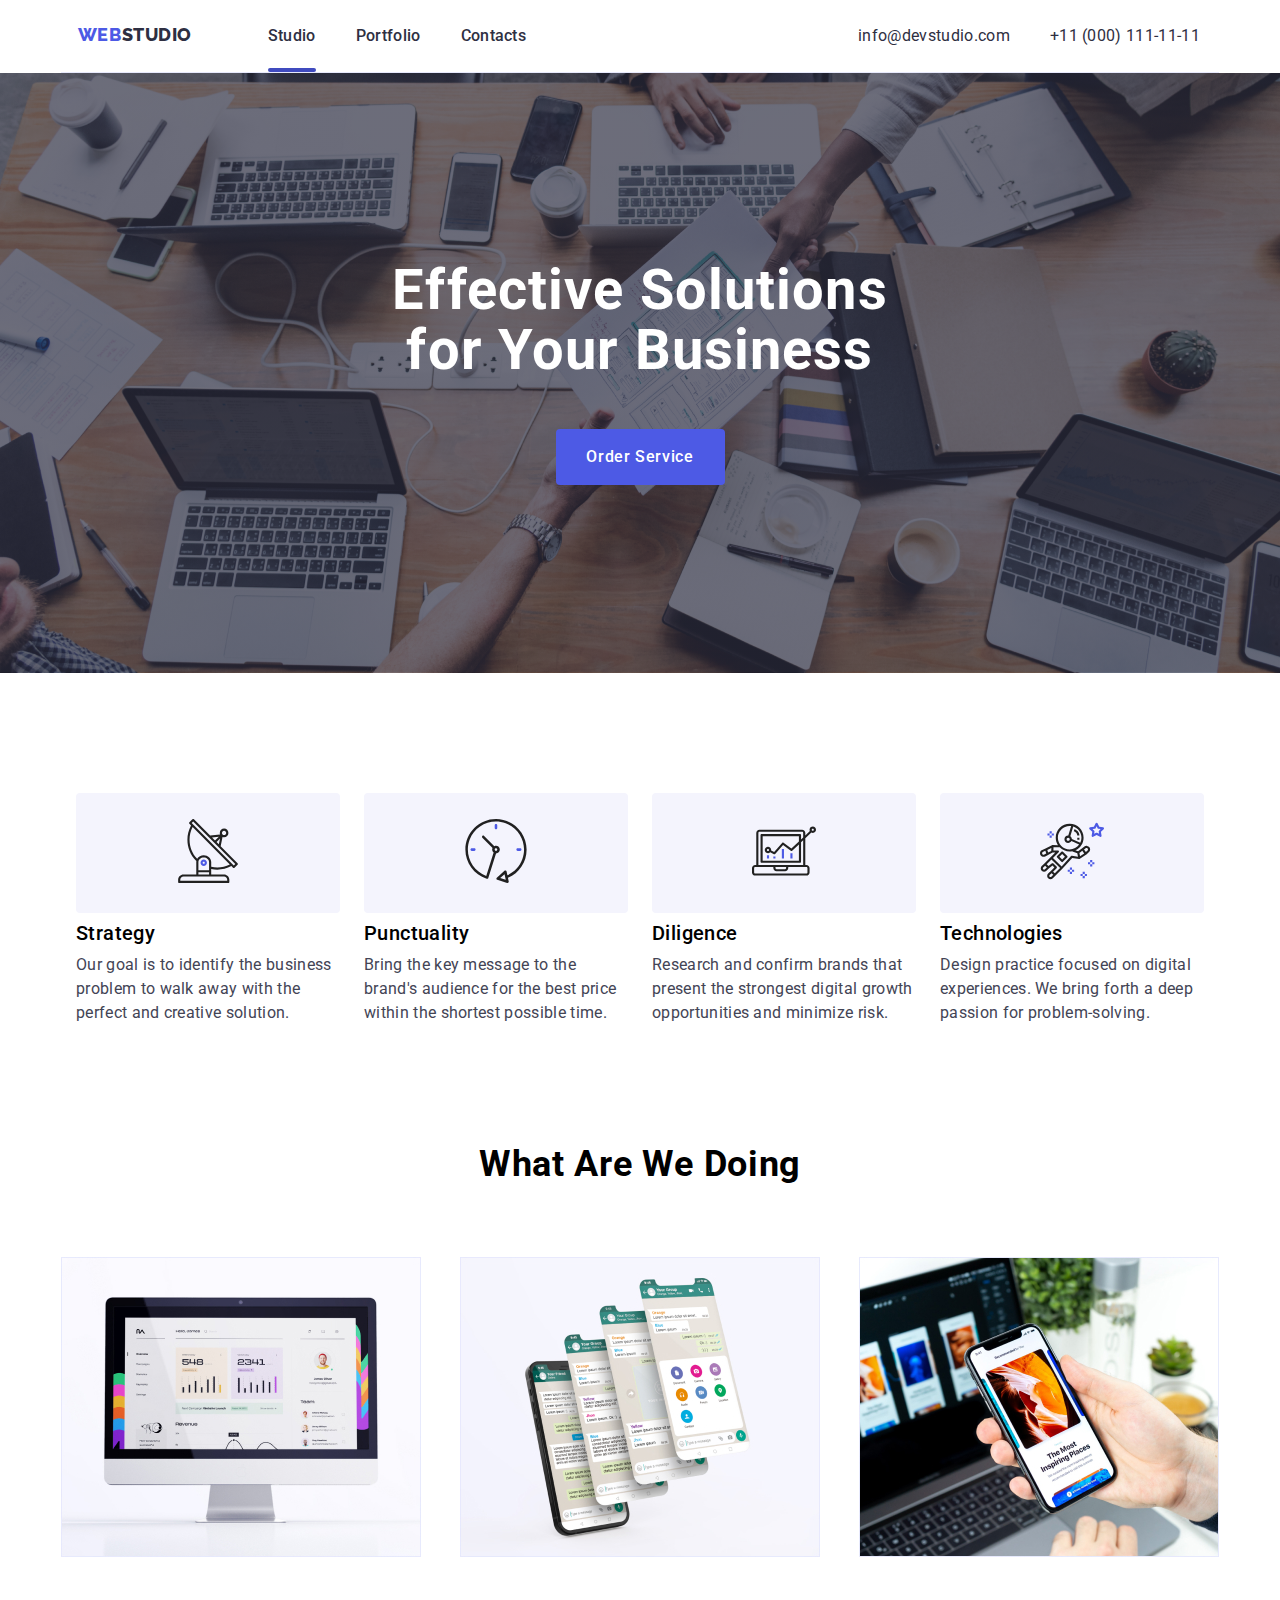
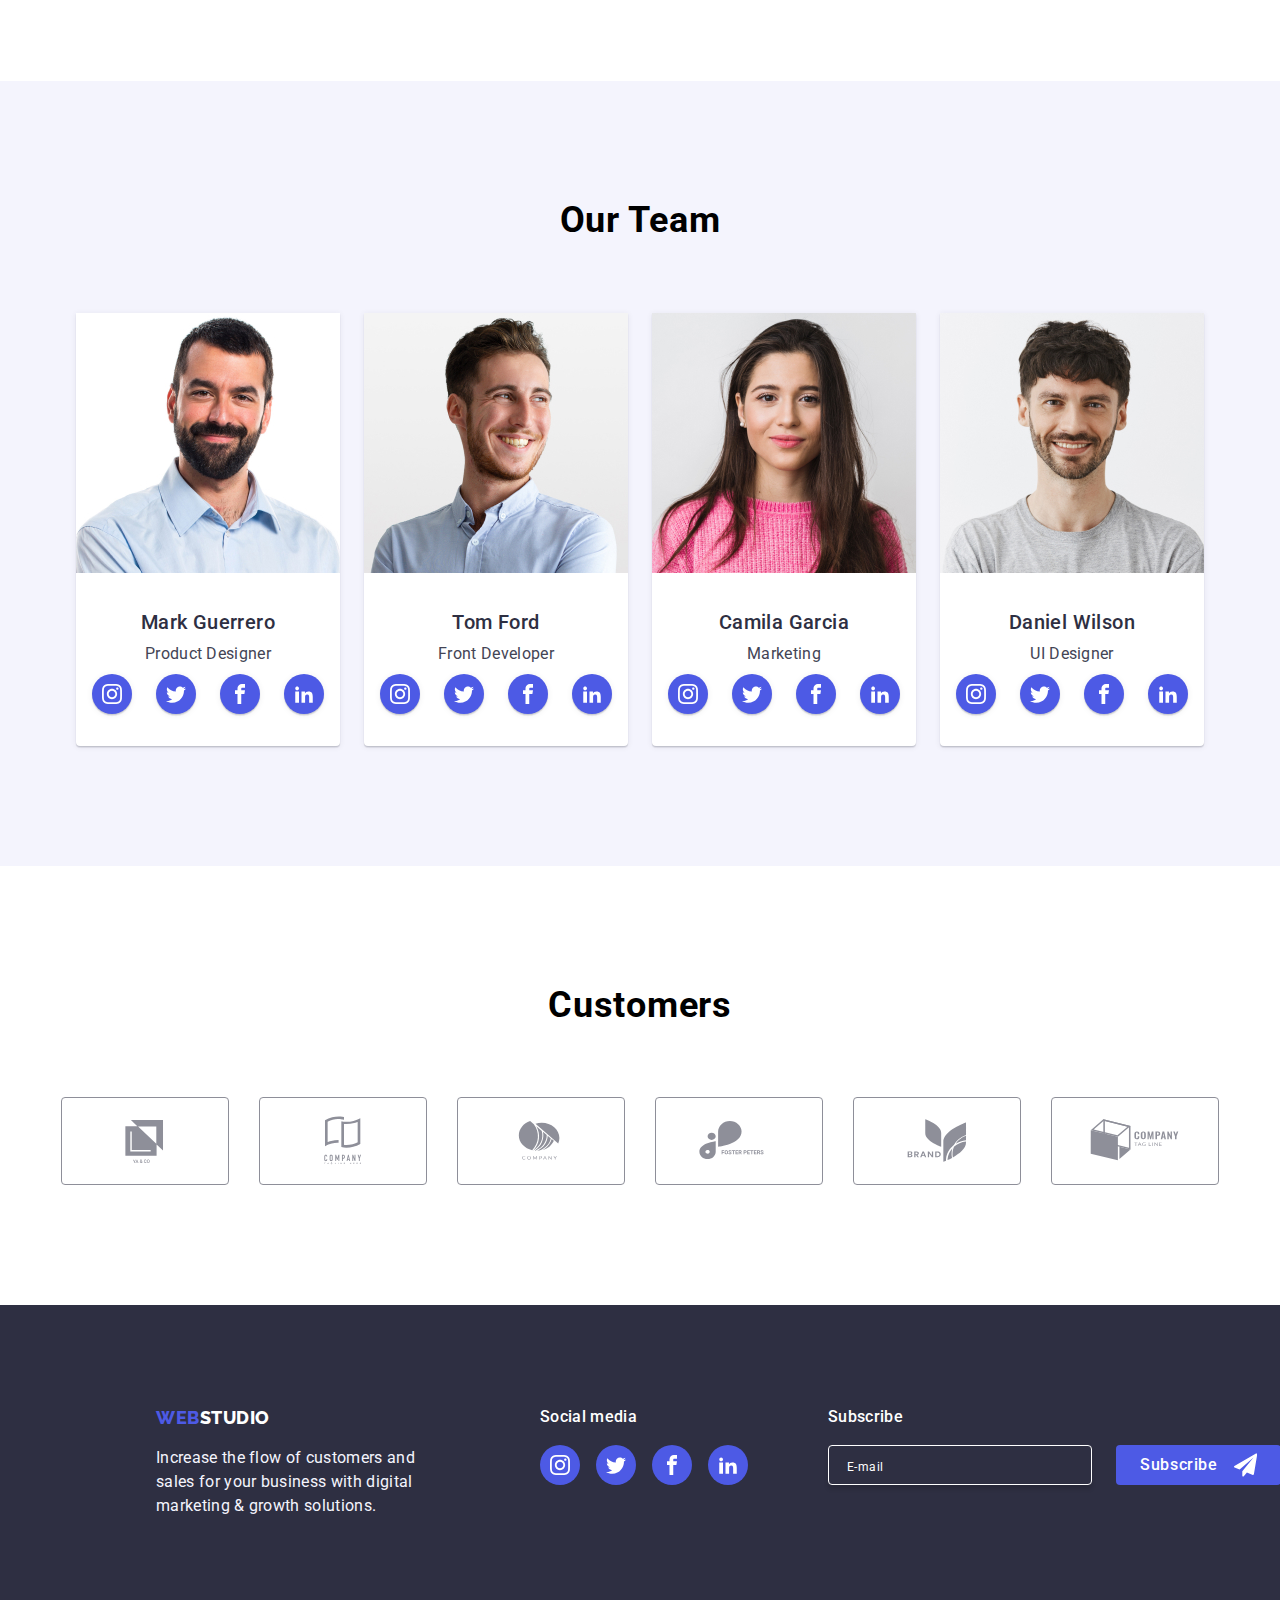
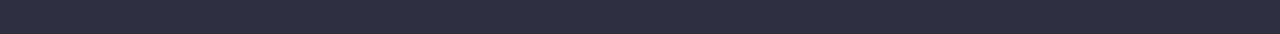
<file: index.html>
<!DOCTYPE html>
<html lang="en">

<head>
    <title>Main Page Webstudio</title>
    <meta charset="utf-8"/>
    <meta name="viewport" content="width=device-width, initial-scale=1.0"/>
    <meta name="description" content="Main Page Webstudio's"/>
    <link rel="stylesheet" href="./css/style.css"/>
    <link rel="stylesheet" href="./css/modern-normalize.min.css"/>
</head>

<body>
    <header>
        <div class="container nav-box">
            <a href="./index.html"><span class="first-half-logo">Web</span><span class=second-half-logo>Studio</span></a>
            <nav class="nav-list">
                <ul>
                    <li class="index-pseudo"><a href="./index.html">Studio</a></li>
                    <li><a href="./portfolio.html">Portfolio</a></li>
                    <li><a href="#">Contacts</a></li>
                </ul>
            </nav>
            <ul class="contact-list">
                <li><a href="mailto:info@devstudio.com">info@devstudio.com</a></li>
                <li><a href="tel:+110001111111">+11 (000) 111-11-11</a></li>
            </ul>
        </div>
    </header>
    
    <main>
        <section class="main-theme-box">
            <h1>Effective Solutions for Your Business</h1>
            <button type="button" class="main-button" data-modal-open>Order Service</button>
        </section>
        
        <section class="solution-list">
            <div class="container">
            <ul >
                <li>
                    <div class="solution-icons">
                    <a href=""><svg width="64px" height="64px"><use href="./icons.svg#icon-anthena"></use></svg></a>
                    </div>
                    <h3>Strategy</h3>
                    <p>Our goal is to identify the business problem to walk away with the perfect and creative solution.</p>
                </li>
                <li>
                    <div class="solution-icons">
                    <a href=""><svg width="64px" height="64px"><use href="./icons.svg#icon-clock"></use></svg></a>
                    </div>
                    <h3>Punctuality</h3>
                    <p>Bring the key message to the brand's audience for the best price within the shortest possible time.</p>
                </li>
                <li>
                    <div class="solution-icons">
                    <a href=""><svg width="64px" height="64px"><use href="./icons.svg#icon-computer"></use></svg></a>
                    </div>
                    <h3>Diligence</h3>
                    <p>Research and confirm brands that present the strongest digital growth opportunities and minimize risk.</p>
                </li>
                <li>
                    <div class="solution-icons">
                    <a href=""><svg width="64px" height="64px"><use href="./icons.svg#icon-astronaut"></use></svg></a>
                    </div>
                    <h3>Technologies</h3>
                    <p>Design practice focused on digital experiences. We bring forth a deep passion for problem-solving.</p>
                </li>
            </ul>
            </div>
        </section>
        
        <section class="doing-list">
            <div class="container">
            <h2>What Are We Doing</h2>
            <ul>
                <li><img src="images/s2-img1.jpg" width="360"
                        height="300" alt="cmoputer's monitor with some diagrams"></li>
                <li><img src="images/s2-img2.jpg" width="360"
                        height="300" alt="Smarphone with any aplitaction"></li>
                <li><img src="images/s2-img3.jpg" width="360"
                        height="300" alt="Somebody's holing smartphone and watching photos"></li>
            </ul>
            </div>
        </section>
        <section class="team-list">
            <h2>Our Team</h2>
            <ul class="team-list-background">
                <li>
                    <img src="images/s3-img1.jpg" width="264" height="260" alt="smiling, brunette, medium-age man with full beard in blue shirt">
                    <h3>Mark Guerrero</h3>
                    <p>Product Designer</p>
                    <ul class="team-list-icons">
                    <li>
                        <a href="#"><svg><use href="./icons.svg#icon-instagram"></use></svg></a></li>
                    <li>
                        <a href="#"><svg><use href="./icons.svg#icon-twitter"></use></svg></a></li>
                    <li>
                        <a href="#"><svg><use href="./icons.svg#icon-facebook"></use></svg></a></li>
                    <li>
                        <a href="#"><svg><use href="./icons.svg#icon-linkedin"></use></svg></a></li>
                    </ul>
                </li>
                <li>
                    <img src="images/s3-img2.jpg" width="264" height="260" alt="smiling, dark-blonde-short hair young man in blue shirt  ">
                    <h3>Tom Ford</h3>
                    <p>Front Developer</p>
                    <ul class="team-list-icons">
                        <li>
                            <a href="#"><svg><use href="./icons.svg#icon-instagram"></use></svg></a></li>
                        <li>
                            <a href="#"><svg><use href="./icons.svg#icon-twitter"></use></svg></a></li>
                        <li>
                            <a href="#"><svg><use href="./icons.svg#icon-facebook"></use></svg></a></li>
                        <li>
                            <a href="#"><svg><use href="./icons.svg#icon-linkedin"></use></svg></a></li>
                    </ul>
                </li>
                <li>
                    <img src="images/s3-img3.jpg" width="264" height="260" alt="smiling, long-hair brunette youg women in pink sweater">
                    <h3>Camila Garcia</h3>
                    <p>Marketing</p>
                    <ul class="team-list-icons">
                        <li>
                            <a href="#"><svg><use href="./icons.svg#icon-instagram"></use></svg></a>
                        </li>
                        <li>
                            <a href="#"><svg><use href="./icons.svg#icon-twitter"></use></svg></a>
                        </li>
                        <li>
                            <a href="#"><svg><use href="./icons.svg#icon-facebook"></use></svg></a>
                        </li>
                        <li>
                            <a href="#"><svg><use href="./icons.svg#icon-linkedin"></use></svg></a>
                        </li>
                    </ul>
                </li>
                <li>
                    <img src="images/s3-img4.jpg" width="264" height="260" alt="smiling, short-brunette hair man with short beard and wearing grey sweater">
                    <h3>Daniel Wilson</h3>
                    <p>UI Designer</p>
                    <ul class="team-list-icons">
                        <li>
                            <a href="#"><svg><use href="./icons.svg#icon-instagram"></use></svg></a></li>
                        <li>
                            <a href="#"><svg><use href="./icons.svg#icon-twitter"></use></svg></a></li>
                        <li>
                            <a href="#"><svg><use href="./icons.svg#icon-facebook"></use></svg></a></li>
                        <li>
                            <a href="#"><svg><use href="./icons.svg#icon-linkedin"></use></svg></a></li>
                    </ul>
                </li>
            </ul>
        </section>
        <section>
            <div class="container customers-tittle">
                <h2>Customers</h2>
            <ul class="customers-list">
                <li><a href="#"><svg width="104px" height="56px"><use href="./icons.svg#icon-Logo-1"></use></svg></a></li>
                <li><a href="#"><svg width="104px" height="56px"><use href="./icons.svg#icon-Logo-2"></use></svg></a></li>
                <li><a href="#"><svg width="104px" height="56px"><use href="./icons.svg#icon-Logo-3"></use></svg></a></li>
                <li><a href="#"><svg width="104px" height="56px"><use href="./icons.svg#icon-Logo-4"></use></svg></a></li>
                <li><a href="#"><svg width="104px" height="56px"><use href="./icons.svg#icon-Logo-5"></use></svg></a></li>
                <li><a href="#"><svg width="104px" height="56px"><use href="./icons.svg#icon-Logo-6"></use></svg></a></li>
            </ul>
            </div>
        </section>
    </main>

<footer>

    



    <div class="container footer-box">
        <ul class="footer-margin">
    <li><a href="./index.html"><span class="first-half-logo">Web</span><span class="second-half-logo-footer">Studio</span></a></li>
    <li><p>Increase the flow of customers and sales for your business with digital marketing & growth solutions.</p></li>
        </ul>
        
        <div class="social-footer">
        <h4>Social media</h4>
                <ul class="footer-list-icons">
                    <li>
                    <a href="https://www.instagram.com/"><svg class="svg-icons"><use href="./icons.svg#icon-instagram"></use></svg></a>
                    </li>
                    <li>
                    <a href="https://twitter.com/"><svg class="svg-icons"><use href="./icons.svg#icon-twitter"></use></svg></a>
                    </li>
                    <li>
                    <a href="https://www.facebook.com/"><svg class="svg-icons"><use href="./icons.svg#icon-facebook"></use></svg></a>
                    </li>
                    <li>
                    <a href="https://www.linkedin.com/"><svg class="svg-icons"><use href="./icons.svg#icon-linkedin"></use></svg></a>
                    </li>
                </ul>

        </div>
            <div class="nletter-style">
        <form action="#">
            <label for="nletter-email">
                <span>Subscribe</span>
            </label>
            <input class="nletter-email-style"
            type="email" 
            id="nletter-email" 
            placeholder="E-mail"/>
        </form>
        </div>
        <div class="nletter-button">
            <button
            class="sub-box"
            type="submit"
            value="submit">
                <span>Subscribe</span><svg class="paper-plane">
                        <use href="./icons.svg#icon-paper-plane"></use>
                    </svg>
                
            </button>
        </div>
    </div>
</footer>


<div class="backdrop is-hidden" data-modal>
    <div class="modal">

        <div class="xbutton-style">
            <button type="button" class="xbutton-box" data-modal-close><svg class="xbutton" height="24px" width="24px">
                    <use href="./icons.svg#icon-xbutton"></use>
                </svg>
            </button>
        </div>
        <h2>Leave your contacts and we will call you back</h2>

        <div class="modal-box">
            <form class="modal-style" action="#">

                <label for="name">
                    <span class="input-name-style">Name</span>
                </label>
                <div class="input-wrapper">
                    <input class="name-holder" type="text" name="form-holder" id="name" required
                        pattern="/^[a-zA-ZàáâäãåąčćęèéêëėįìíîïłńòóôöõøùúûüųūÿýżźñçčšžÀÁÂÄÃÅĄĆČĖĘÈÉÊËÌÍÎÏĮŁŃÒÓÔÖÕØÙÚÛÜŲŪŸÝŻŹÑßÇŒÆČŠŽ∂ð ,.'-]+$/u"
                        placeholder="" /><svg class="person-icon" height="18px" width="18px">
                        <use class="person-icon-style" href="./icons.svg#icon-person-icon"></use>
                    </svg>
                </div>

                <label for="phone">
                    <span class="input-phone-style">Phone</span>
                </label>
                <div class="input-wrapper">
                    <input class="phone-holder" type="text" name="form-holder" id="phone" required
                        pattern="[0-9]{3}[0-9]{3}[0-9]{3}" placeholder="" /><svg class="phone-icon" height="18px"
                        width="18px">
                        <use href="./icons.svg#icon-phone-icon"></use>
                    </svg>
                </div>

                <label for="email">
                    <span class="input-email-style">Email</span>
                </label>
                <div class="input-wrapper">
                    <input class="email-holder" type="email" name="form-holder" id="email" required pattern=""
                        placeholder="" /><svg class="email-icon" height="18px" width="18px">
                        <use href="./icons.svg#icon-email-icon"></use>
                    </svg>
                </div>

                <label for="comment">
                    <span class="input-comment-style">Comment</span>
                </label>
                <textarea class="comment-holder" name="Comment" id="comment" rows="5"
                    placeholder="Text input"></textarea>

                <div class="check-position">
                    <input class="checkbox-is visually-hidden" name="confirm" id="confirm" type="checkbox" />
                    
                    <span class="fake-checkbox"><svg class="checkbox-check">
                            <use href="./icons.svg#icon-vector"></use>
                        </svg>
                        </span>
                    <label for="confirm" class="confirm-style">I accept the terms and conditions of the<a
                            class="confirm-link" href="#">Privacy Policy</a></label>
                </div>

                <div class="send-button-style">
                    <button class="send-button" type="submit" id="send-confirm" name="confirm-button"><span
                            class="send-style">Send</span></button>
                </div>

            </form>
        </div>

    </div>
</div>
<script src="./js/modal.js"></script>
</body>
</html>
</file>
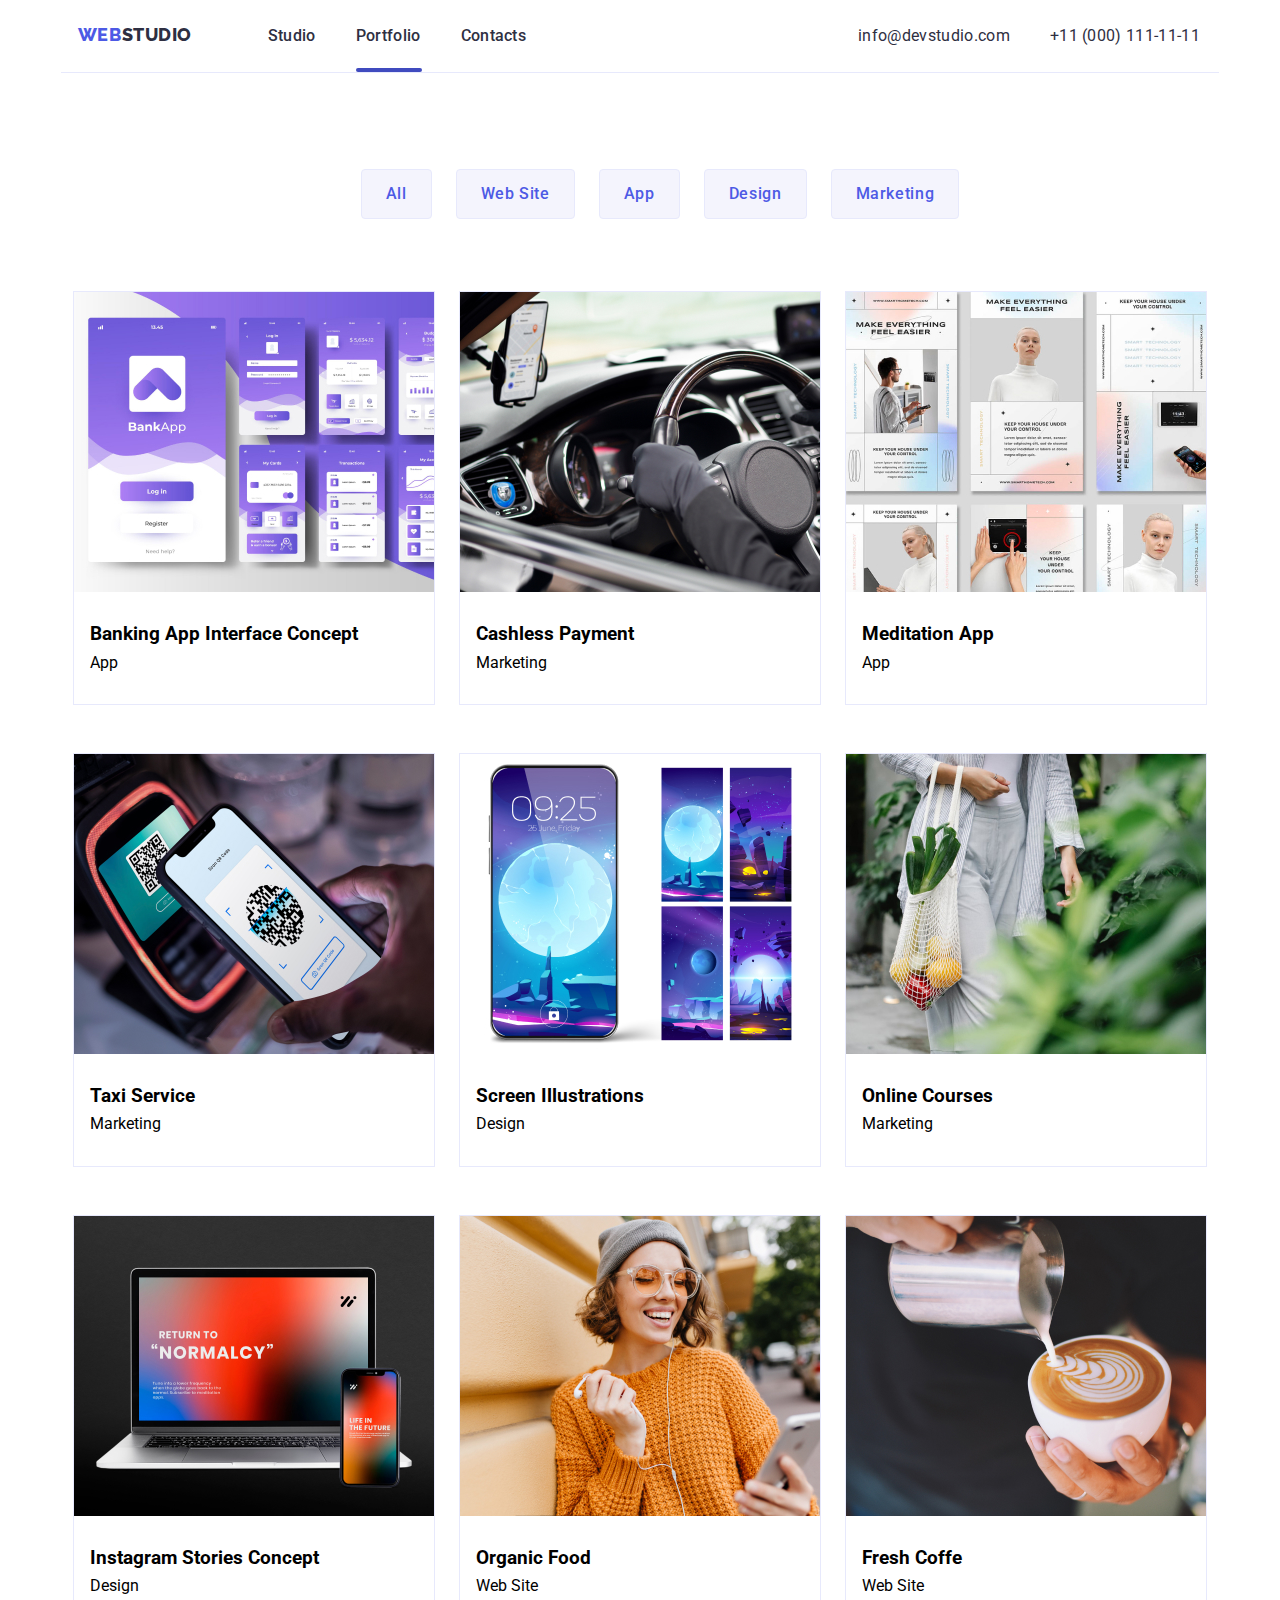
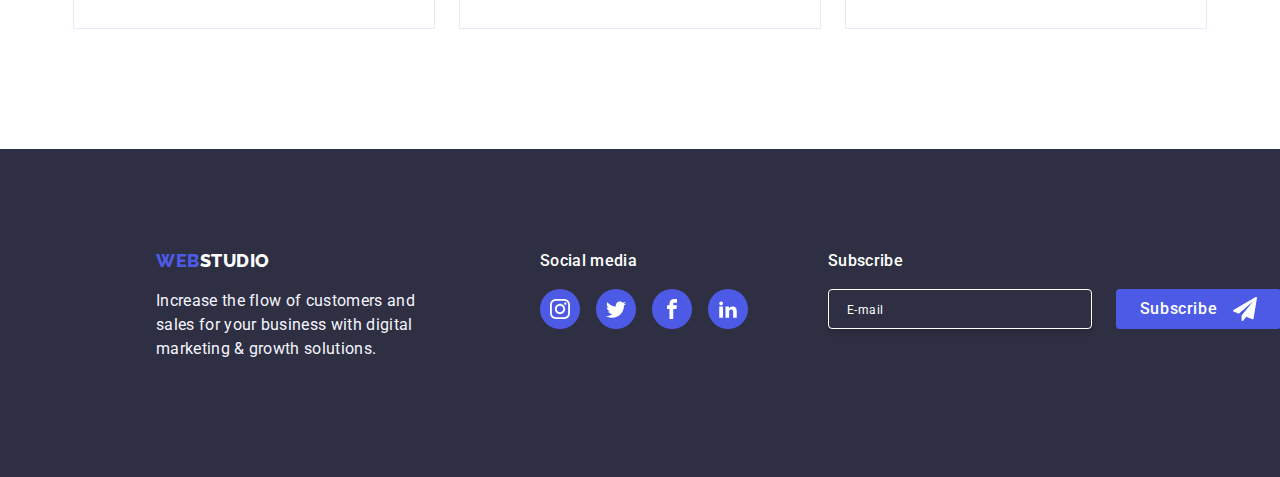
<file: portfolio.html>
<!DOCTYPE html>
<html lang="en">

<head>
    <title>Main Page Webstudio</title>
    <meta charset="utf-8" />
    <meta name="description" content="Main Page Webstudio's" />
    <link rel="stylesheet" href="./css/style.css" />
    <link rel="stylesheet" href="./css/modern-normalize.min.css" />
</head>

<body>
    <header class="container">
        <div class="nav-box">
            <a href="./index.html"><span class="first-half-logo">Web</span><span
                    class=second-half-logo>Studio</span></a>
            <nav class="nav-list">
                <ul>
                    <li><a href="./index.html">Studio</a></li>
                    <li class="portfolio-pseudo"><a href="./portfolio.html">Portfolio</a></li>
                    <li><a href="#">Contacts</a></li>
                </ul>
            </nav>
            <ul class="contact-list">
                <li><a href="mailto:info@devstudio.com">info@devstudio.com</a></li>
                <li><a href="tel:+110001111111">+11 (000) 111-11-11</a></li>
            </ul>
        </div>
    </header>
    <main>
        <ul class="portfolio-button-list">
            <li>
                <button type="button">All</button>
            </li>
            <li>
                <button class="website-button" type="button">Web Site</button>
            </li>
            <li>
                <button type="button">App</button>
            </li>
            <li>
                <button type="button">Design</button>
            </li>
            <li>
                <button type="button">Marketing</button>
            </li>
        </ul>
        <section class="container">
            <ul class="portfolio-cardbox">
                <li>
                    <div class="cardbox-border">
                        <div class="overlay-box">
                            <img src="images/card1-1.jpg" width="360" height="300"
                                alt="View of bank's app concept in few cards">
                            <div class="overlay">
                                <p class="in-overlay">
                                    14 Stylish and User-Friendly App Design Concepts ·
                                    Task Manager App · Calorie Tracker App · Exotic Fruit Ecommerce App · Cloud Storage
                                    App
                                </p>
                            </div>
                        </div>
                            <h3>Banking App Interface Concept</h3>
                            <p>App</p>
                    </div>
                </li>
                <li>

                    <div class="cardbox-border">
                        <div class="overlay-box">
                            <img src="images/card1-2.jpg" width="360" height="300"
                                alt="View of bank's app concept in few cards">
                            <div class="overlay">
                                <p class="in-overlay">
                                    14 Stylish and User-Friendly App Design Concepts · Task Manager App · Calorie
                                    Tracker App · Exotic Fruit
                                    Ecommerce App · Cloud Storage App
                                </p>
                            </div>
                        </div>
                            <h3>Cashless Payment</h3>
                            <p>Marketing</p>
                    </div>
                </li>
                <li>
                    <div class="cardbox-border">
                        <div class="overlay-box">
                            <img src="images/card1-3.jpg" width="360" height="300"
                                alt="View of bank's app concept in few cards">
                            <div class="overlay">
                                <p class="in-overlay">
                                    14 Stylish and User-Friendly App Design Concepts · Task Manager App · Calorie
                                    Tracker App · Exotic Fruit
                                    Ecommerce App · Cloud Storage App
                                </p>
                            </div>
                        </div>
                            <h3>Meditation App</h3>
                            <p>App</p>
                    </div>
                </li>
                <li>
                    <div class="cardbox-border">
                        <div class="overlay-box">
                            <img src="images/card2-1.jpg" width="360" height="300"
                                alt="View of bank's app concept in few cards">
                            <div class="overlay">
                                <p class="in-overlay">
                                    14 Stylish and User-Friendly App Design Concepts · Task Manager App · Calorie
                                    Tracker App · Exotic Fruit
                                    Ecommerce App · Cloud Storage App
                                </p>
                            </div>
                        </div>
                            <h3>Taxi Service</h3>
                            <p>Marketing</p>
                    </div>
                </li>
                <li>
                    <div class="cardbox-border">
                        <div class="overlay-box">
                            <img src="images/card2-2.jpg" width="360" height="300"
                                alt="View of bank's app concept in few cards">
                            <div class="overlay">
                                <p class="in-overlay">
                                    14 Stylish and User-Friendly App Design Concepts · Task Manager App · Calorie
                                    Tracker App · Exotic Fruit
                                    Ecommerce App · Cloud Storage App
                                </p>
                            </div>
                        </div>
                            <h3>Screen Illustrations</h3>
                            <p>Design</p>
                    </div>
                </li>
                <li>
                    <div class="cardbox-border">
                        <div class="overlay-box">
                            <img src="images/card2-3.jpg" width="360" height="300"
                                alt="View of bank's app concept in few cards">
                            <div class="overlay">
                                <p class="in-overlay">
                                    14 Stylish and User-Friendly App Design Concepts · Task Manager App · Calorie
                                    Tracker App · Exotic Fruit
                                    Ecommerce App · Cloud Storage App
                                </p>
                            </div>
                        </div>
                            <h3>Online Courses</h3>
                            <p>Marketing</p>
                        </div>
                </li>

                <li>
                    <div class="cardbox-border">
                        <div class="overlay-box">
                            <img src="images/card3-1.jpg" width="360" height="300"
                                alt="View of bank's app concept in few cards">
                            <div class="overlay">
                                <p class="in-overlay">
                                    14 Stylish and User-Friendly App Design Concepts · Task Manager App · Calorie
                                    Tracker App · Exotic Fruit
                                    Ecommerce App · Cloud Storage App
                                </p>
                            </div>
                        </div>
                            <h3>Instagram Stories Concept</h3>
                            <p>Design</p>
                    </div>
                </li>
                <li>
                    <div class="cardbox-border">
                        <div class="overlay-box">
                            <img src="images/card3-2.jpg" width="360" height="300"
                                alt="View of bank's app concept in few cards">
                            <div class="overlay">
                                <p class="in-overlay">
                                    14 Stylish and User-Friendly App Design Concepts · Task Manager App · Calorie
                                    Tracker App · Exotic Fruit
                                    Ecommerce App · Cloud Storage App
                                </p>
                            </div>
                        </div>
                            <h3>Organic Food</h3>
                            <p>Web Site</p>
                    </div>
                </li>
                <li>
                    <div class="cardbox-border">
                        <div class="overlay-box">
                            <img src="images/card3-3.jpg" width="360" height="300"
                                alt="View of bank's app concept in few cards">
                            <div class="overlay">
                                <p class="in-overlay">
                                    14 Stylish and User-Friendly App Design Concepts · Task Manager App · Calorie
                                    Tracker App · Exotic Fruit
                                    Ecommerce App · Cloud Storage App
                                </p>
                            </div>
                        </div>
                            <h3>Fresh Coffe</h3>
                            <p>Web Site</p>
                    </div>
                </li>
            </ul>
        </section>
    </main>


<footer>

    <div class="container footer-box">
        <ul class="footer-margin">
            <li><a href="./index.html"><span class="first-half-logo">Web</span><span
                        class="second-half-logo-footer">Studio</span></a></li>
            <li>
                <p>Increase the flow of customers and sales for your business with digital marketing & growth solutions.
                </p>
            </li>
        </ul>
        <div class="social-footer">
            <h4>Social media</h4>
                <ul class="footer-list-icons">
                    <li>
                        <a href="https://www.instagram.com/"><svg class="svg-icons">
                                <use href="./icons.svg#icon-instagram"></use>
                            </svg></a>
                    </li>
                    <li>
                        <a href="https://twitter.com/"><svg class="svg-icons">
                                <use href="./icons.svg#icon-twitter"></use>
                            </svg></a>
                    </li>
                    <li>
                        <a href="https://www.facebook.com/"><svg class="svg-icons">
                                <use href="./icons.svg#icon-facebook"></use>
                            </svg></a>
                    </li>
                    <li>
                        <a href="https://www.linkedin.com/"><svg class="svg-icons">
                                <use href="./icons.svg#icon-linkedin"></use>
                            </svg></a>
                    </li>
                </ul>
        </div>
        <div class="nletter-style">
            <form action="send-email">
                <label for="nletter-email">
                    <span>Subscribe</span>
                </label>
                <input class="nletter-email-style" type="email" id="nletter-email" placeholder="E-mail" />
            </form>
        </div>
        <div class="nletter-button">
            <button class="sub-box" type="submit" id="nletter-email-send">
                <span>Subscribe</span><a href="#.com"><svg class="paper-plane">
                        <use href="./icons.svg#icon-paper-plane"></use>
                    </svg></a>
            </button>
        </div>
    </div>
    
</footer>
</body>

</html>
</file>
<file: css/style.css>
@import url('https://fonts.googleapis.com/css2?family=Raleway:wght@800&family=Roboto:wght@400;500;700;900&display=swap');


:root {
    --main-font: Roboto, sans-serif;
    --background-color: #FFFFFF;
    --modal-background-color: #FCFCFC;
    --icon-color: #4D5AE5;
    --icon-hover-color: #31D0AA;
    --dark-background-color: #2E2F42;
    --green-success-color: #31D0AA;
    --body-text-color: #434455;
    --helper-text-color: #8E8F99;
    --accent-color: #E7E9FC;
    --light-mode-background: #F4F4FD;
    --overlay-color: #2E2F42;
    --hero-background: #2E2F42;
    --logo-font: Raleway, sans-serif;
    --dark-text-color: #2E2F42;
    --button-hover-text-color: #FFFFFF;
    --button-background: #F4F4FD;
    --button-border: #E7E9FC;
    --button-text-color: #4D5AE5;
    --grey: rgba(46, 47, 66, 0.70);
    --button-hover: #404BBF;
    --modal-border-color: rgba(46, 47, 66, 0.40);
    --transition-time: cubic-bezier(0.4, 0, 0.2, 1);
}


.container {
    width: 1158px;
    margin: 0 auto;
}

ul {
    list-style-type: none;
}

.nav-box {
    margin: 24px auto 0;
    display: flex;
    align-items: center;
    justify-content: center;
    border-bottom: 1px solid var(--accent-color);
    padding-bottom: 24px;
}

.nav-box a {
    text-decoration: none;
    color: var(--dark-text-color);
}

.nav-box a:hover {
    text-decoration: none;
    color: var(--button-hover);
}

.nav-box a:focus {
    text-decoration: none;
    color: var(--button-hover);
}

.main-theme-box {
    background-image: linear-gradient(rgba(46, 47, 66, 0.7), rgba(46, 47, 66, 0.7)), url('../images/main-background.jpg');
    display: flex;
    align-items: center;
    justify-content: center;
    flex-direction: column;
    max-width: 1440px;
    background-position: center;
    margin: 0 auto;
    background-repeat: no-repeat;
    background-size: cover;
}

.main-theme-box h1 {
    color: var(--background-color);
    font-family: inherit;
    font-size: 56px;
    font-weight: 700;
    line-height: 1.07;
    letter-spacing: 1.12px;
    max-width: 496px;
    padding: 188px 0 48px;
    margin: 0 auto;
    text-align: center;
}

body {
    font-family: var(--main-font);
    font-weight: 400;
}

footer a {
    text-decoration: none;
}

.footer-box p {
    color: var(--light-mode-background);
    font-family: var(--main-font);
    font-size: 16px;
    font-style: normal;
    font-weight: 400;
    line-height: 1.5;
    letter-spacing: 0.32px;
}

.solution-list {
    padding-top: 120px;
    margin: 0 auto;
    display: flex;
    justify-content: center;

}

.solution-list ul {
    display: flex;
    justify-content: center;
    gap: 24px;
    list-style: none;
    font-family: inherit;
    margin-block-end: 0px;
    margin-block-start: 0px;
    padding-inline-start: 0px;
}

.solution-list h3 {
    font-weight: 500;
    font-size: 20px;
    line-height: 1.2;
    letter-spacing: 0.4px;
    margin: 8px 0;
}

.solution-list p {
    color: var(--body-text-color);
    font-size: 16px;
    line-height: 1.5;
    letter-spacing: 0.32px;
    width: 264px;
    height: 72px;
    margin: 8px 0 0;
}

.doing-list {
    margin: 0 0 120px;
}

.doing-list ul {
    display: flex;
    list-style-type: none;
    gap: 24px;
    justify-content: space-between;
    margin-block-start: 0px;
    margin-block-end: 0px;
    padding-inline-start: 0px;
}

.doing-list h2 {
    font-family: inherit;
    font-size: 36px;
    font-weight: 700;
    line-height: 1.11;
    letter-spacing: 0.72px;
    text-align: center;
    margin: 120px 0 72px;
}

.team-list {
    background-color: var(--button-background);
    padding: 120px 0 120px;
    max-width: 1440px;
    margin: 0 auto;
}

.team-list h2 {
    font-family: inherit;
    font-size: 36px;
    font-weight: 700;
    line-height: 1.11;
    letter-spacing: 0.72px;
    text-align: center;
    margin: 0 0 72px;

}

.team-list li {
    background: var(--background-color);
    border-radius: 0px 0px 4px 4px;
    background: var(--white, #FFF);
    box-shadow: 0px 2px 1px 0px rgba(46, 47, 66, 0.08), 0px 1px 1px 0px rgba(46, 47, 66, 0.16), 0px 1px 6px 0px rgba(46, 47, 66, 0.08);
}

.team-list>ul {
    display: flex;
    list-style: none;
    gap: 24px;
    justify-content: center;
    margin: 0 auto;
    padding-inline-start: 0px;
}

.team-list h3 {
    font-family: inherit;
    font-size: 20px;
    font-weight: 500;
    line-height: 1.2;
    letter-spacing: 0.4px;
    text-align: center;
    color: var(--dark-text-color);
    margin: 32px 0 8px;
}

.team-list p {
    font-family: inherit;
    font-size: 16px;
    line-height: 1.5;
    letter-spacing: 0.32px;
    text-align: center;
    color: var(--body-text-color);
    margin: 8px 0 8px;
}

.team-list-icons {
    padding-inline-start: 0px;
    display: flex;
    gap: 24px;
    justify-content: center;
}

.team-list-icons li {
    box-sizing: border-box;
    width: 40px;
    height: 40px;
    align-items: center;
    justify-content: center;
    display: flex;
    border-radius: 50%;
    fill: var(--button-hover-text-color);
    cursor: pointer;
    background-color: var(--icon-color);
    margin: 0 0 32px;
}

.team-list-icons a {
    fill: var(--background-color);
    display: flex;
    align-items: center;
    justify-content: space-around;
    width: 20px;
    height: 20px;
}

.team-list-icons li:hover {
    background-color: var(--icon-hover-color);
}




.nav-box {
    display: flex;
    align-items: center;
    font-family: var(--main-font);
    font-size: 16px;
    font-style: normal;
    font-weight: 500;
    line-height: 1.5;
    letter-spacing: 0.32px;
}

.contact-list {
    display: flex;
    list-style: none;
    gap: 40px;
    margin-block-end: 0px;
    margin-block-start: 0px;
    padding-inline-start: 0px;
    letter-spacing: 0.32px;
    min-width: 344px;
    line-height: 1.5;
}

.contact-list a {
    color: var(--dark-text-color);
    font-size: 16px;
    line-height: 1.5;
    font-weight: 400;
}

.nav-list ul {
    display: flex;
    list-style: none;
    gap: 40px;
    margin: 0 332px 0 76px;
    padding-inline-start: 0px;
}

.first-half-logo {
    color: var(--icon-color);
    font-family: var(--logo-font);
    font-size: 18px;
    font-style: normal;
    font-weight: 800;
    line-height: 1.167;
    letter-spacing: 0.54px;
    text-transform: uppercase;
}


.second-half-logo {
    color: var(--dark-text-color);
    font-family: var(--logo-font);
    font-size: 18px;
    font-style: normal;
    font-weight: 800;
    line-height: 1.167;
    letter-spacing: 0.54px;
    text-transform: uppercase;
}

.second-half-logo-footer {
    color: var(--background-color);
    font-family: var(--logo-font);
    font-size: 18px;
    font-style: normal;
    font-weight: 800;
    line-height: 1.167;
    letter-spacing: 0.54px;
    text-transform: uppercase;
}

.main-button {
    border-radius: 4px;
    background: var(--icon-color);
    width: 169px;
    height: 56px;
    color: var(--background-color);
    font-family: Roboto;
    font-size: 16px;
    font-style: normal;
    font-weight: 500;
    line-height: 1.5;
    letter-spacing: 0.64px;
    border: none;
    cursor: pointer;
    margin: 0 0 188px;
}

.main-button:hover {
    background-color: var(--button-hover);
}

.main-button:focus {
    background-color: var(--button-hover);
}

.cardbox-border {
    border: 1px solid var(--button-border);
}

.portfolio-cardbox h3 {
    padding: 32px 16px 8px;
    margin: 0 auto;
}

.portfolio-cardbox p {
    padding: 0 16px 32px;
    margin: 0 auto;
}

.portfolio-cardbox {
    display: flex;
    flex-wrap: wrap;
    gap: 24px;
    list-style-type: none;
    justify-content: center;
    padding-inline-start: 0px;
    margin-block-end: 0px;
    margin-block-start: 0px;
    row-gap: 48px;
    margin-bottom: 120px;
}

.cardbox-border:hover {
    box-shadow: 0px 2px 1px 0px rgba(46, 47, 66, 0.08), 0px 1px 1px 0px rgba(46, 47, 66, 0.16), 0px 1px 6px 0px rgba(46, 47, 66, 0.08);
}

.cardbox-border:focus {
    box-shadow: 0px 2px 1px 0px rgba(46, 47, 66, 0.08), 0px 1px 1px 0px rgba(46, 47, 66, 0.16), 0px 1px 6px 0px rgba(46, 47, 66, 0.08);
}

.portfolio-button-list {
    display: flex;
    list-style-type: none;
    gap: 24px;
    justify-content: center;
    margin: 96px 0 72px;

}

.portfolio-button-list button {
    display: flex;
    padding: 12px 24px;
    border-radius: 4px;
    background: var(--button-background);
    color: var(--button-text-color);
    border: 1px solid var(--button-border);
    font-family: inherit;
    font-weight: 500;
    font-size: 16px;
    line-height: 1.5;
    letter-spacing: 0.64px;

}

.portfolio-button-list button:hover {
    background: var(--button-hover);
    color: var(--button-hover-text-color);
}

footer {
    background-color: var(--dark-background-color);
}

.footer-box {
    display: flex;
    align-items: flex-start;
    min-width: 1440px;
}

.footer-box .footer-margin {
    margin: 101.5px 0px 100px 156px;
    padding: 0px;
}

.footer-box p {
    width: 264px;
    height: 72px;
    margin-top: 17.5px;
}

.footer-list-icons {
    display: flex;
    padding-inline-start: 0px;
    gap: 16px;
    margin: 0px;
}

.footer-list-icons li {
    box-sizing: border-box;
    width: 40px;
    height: 40px;
    align-items: center;
    justify-content: center;
    display: flex;
    flex-direction: row;
    border-radius: 50%;
    fill: var(--button-hover-text-color);
    cursor: pointer;
    background-color: var(--icon-color);
    margin: 16px 0 32px;
}

.footer-list-icons li:hover {
    background-color: var(--icon-hover-color);
}

.footer-list-icons a {
    fill: var(--background-color);
    display: flex;
    align-items: center;
    justify-content: center;
    width: 20px;
    height: 20px;
}

.social-footer h4 {
    font-family: Roboto;
    font-size: 16px;
    font-style: normal;
    font-weight: 500;
    line-height: 1.5;
    letter-spacing: 0.32px;
    color: var(--background-color);
    margin: 0 auto;
}

.social-footer {
    margin: 100px 0 100px 120px;
    padding-inline-start: 0px;

}

.solution-icons {
    background-color: var(--button-background);
    height: 120px;
    justify-content: center;
    align-items: center;
    display: flex;
    margin: 0 auto;
    border-radius: 4px;
}

.overlay-box {
    position: relative;
    width: 360px;
    height: 300px;
    overflow: hidden;
}

.overlay {
    height: 305px;
    width: 360px;
    position: absolute;
    background-color: var(--button-text-color);
    transition-duration: 250ms;
    overflow: hidden;
    transition-timing-function: cubic-bezier(0.4, 0, 0.2, 1);
}

/* \/  .overlay-box:hover .overlay <--- było źle, wysuwało się tylko na fotce */

.portfolio-cardbox li:hover .overlay {
    transform: translateY(-100%);
    overflow: visible;
    transition-duration: 250ms;
    transition-timing-function: cubic-bezier(0.4, 0, 0.2, 1);
    position: absolute;
}

.overlay p {
    color: var(--button-background);
    font-family: Roboto;
    font-size: 16px;
    font-style: normal;
    font-weight: 400;
    line-height: 1.5;
    letter-spacing: 0.32px;
    margin: 40px 32px 164px;
    padding: 0;
}

.in-overlay {
    width: 296px;
    height: 96px;
}

.index-pseudo::after {
    content: '';
    display: block;
    position: absolute;
    top: 68px;
    height: 4px;
    background-color: var(--button-hover);
    width: 48px;
    border-radius: 2px;
}

.portfolio-pseudo::after {
    content: '';
    display: block;
    position: absolute;
    top: 68px;
    height: 4px;
    background-color: var(--button-hover);
    width: 66px;
    border-radius: 2px;
}

.contacts-pseudo::after {
    content: '';
    display: block;
    position: absolute;
    top: 68px;
    height: 4px;
    background-color: var(--button-hover);
    width: 67px;
    border-radius: 2px;
}

.customers-list {
    display: flex;
    list-style-type: none;
    gap: 30px;
    margin: 72px 0 120px;
    padding-inline-start: 0px;

}

.customers-list a {
    border: 1px solid var(--helper-text-color);
    fill: var(--helper-text-color);
    border-radius: 4px;
    align-items: center;
    justify-content: center;
    display: flex;
    width: 168px;
    height: 88px;
    cursor: pointer;
}

.customers-list a:hover {
    border-color: var(--button-hover);
    fill: var(--button-hover);
}

.customers-tittle h2 {
    text-align: center;
    font-family: inherit;
    font-size: 36px;
    font-style: normal;
    font-weight: 700;
    line-height: 1.11;
    letter-spacing: 0.72px;
    text-transform: capitalize;
    margin: 120px auto 0;
}

.nletter-style input {
    display: flex;
    flex-direction: column;
    margin-top: 16px;
    background-color: inherit;
    border-radius: 4px;
    outline: 1px solid var(--button-hover-text-color);
    box-shadow: 0px 4px 4px 0px rgba(0, 0, 0, 0.15);
    outline: none;
    width: 264px;
    height: 40px;
    flex-shrink: 0;
    text-indent: 16px;
}

.nletter-style span {
    color: var(--background-color);
    font-family: Roboto;
    font-size: 16px;
    font-style: normal;
    font-weight: 500;
    line-height: 1.5;
    letter-spacing: 0.32px;
}


.nletter-style {
    margin: 100px auto 132px 80px;
}

.nletter-email-style {
    color: var(--background-color);
    font-family: inherit;
    font-weight: 400;
}

.nletter-email-style::placeholder {
    color: var(--background-color);
    font-family: Roboto;
    font-size: 12px;
    font-style: normal;
    font-weight: 400;
    line-height: 2;
    letter-spacing: 0.48px;
    padding: 8px 212px 8px 0px;
}

.nletter-button button {
    width: 165px;
    height: 40px;
    background-color: var(--button-text-color);
    border-radius: 4px;
    color: var(--button-hover-text-color);
    border: none;
    cursor: pointer;
}

.nletter-button button:hover {
    background-color: var(--button-hover);
}

.nletter-button span {
    font-family: Roboto;
    font-size: 16px;
    font-style: normal;
    font-weight: 500;
    line-height: 1.5;
    letter-spacing: 0.64px;
}

.nletter-button {
    margin: 140px 159px 132px 24px;

}

.paper-plane {
    fill: var(--background-color);
    width: 24px;
    height: 24px;
    display: flex;
    align-items: center;
}

.sub-box {
    display: flex;
    gap: 16px;
    justify-content: center;
    align-items: center;
    padding: 8px 24px;
}


.modal h2 {
    font-family: Roboto;
    font-size: 16px;
    font-style: normal;
    font-weight: 500;
    line-height: 1.5;
    letter-spacing: 0.32px;
    text-align: center;
    margin: 0 0 16px 0;
    padding: 0 16px;

}

.name-holder {
    border: 1px solid rgba(46, 47, 66, 0.40);
    width: 360px;
    height: 40px;
    border-radius: 4px;
    padding-left: 38px;
}

.phone-holder {
    border: 1px solid rgba(46, 47, 66, 0.40);
    width: 360px;
    height: 40px;
    border-radius: 4px;
    padding-left: 38px;
}

.xbutton-style button {
    margin: 24px 0 24px 360px;
    padding: 0;
    background: none;
    border: none;
}

.close-button-style-mobile {
    background: none;
    border: none;
}


.input-name-style {
    color: var(--helper-text-color);
    font-family: Roboto;
    font-size: 12px;
    font-style: normal;
    font-weight: 400;
    line-height: 1.17;
    letter-spacing: 0.48px;
    display: inline-block;
    margin-top: 8px;
    margin-bottom: 4px;
}

.input-phone-style {
    color: var(--helper-text-color);
    font-size: 12px;
    font-style: normal;
    font-weight: 400;
    line-height: 1.17;
    letter-spacing: 0.48px;
    font-family: Roboto;
    display: inline-block;
    margin-top: 8px;
    margin-bottom: 4px;
}



.input-email-style {
    color: var(--helper-text-color);
    font-size: 12px;
    font-style: normal;
    font-weight: 400;
    line-height: 1.17;
    letter-spacing: 0.48px;
    font-family: Roboto;
    display: inline-block;
    margin-top: 8px;
    margin-bottom: 4px;
}

.email-holder {
    border: 1px solid rgba(46, 47, 66, 0.40);
    width: 360px;
    height: 40px;
    border-radius: 4px;
    padding-left: 38px;
}

.input-comment-style {
    color: var(--helper-text-color);
    font-size: 12px;
    font-style: normal;
    font-weight: 400;
    line-height: 1.17;
    letter-spacing: 0.48px;
    font-family: Roboto;
    display: inline-block;
    margin-top: 8px;
    margin-bottom: 4px;
}

.comment-holder {
    border: 1px solid rgba(46, 47, 66, 0.40);
    border-radius: 4px;
    min-width: 100%;
    resize: none;
    margin-bottom: 16px;
    padding: 8px 0 0 16px;
}

.comment-holder::placeholder {
    font-family: Roboto;
    color: rgba(46, 47, 66, 0.40);
    font-size: 12px;
    font-style: normal;
    font-weight: 400;
    line-height: 1.17;
    letter-spacing: 0.48px;
}

.xbutton {
    border: 1px solid #0000001A;
    border-radius: 50%;
    cursor: pointer;
    padding: 6px;
    fill: var(--dark-background-color);
    background-color: var(--button-border);
    margin-right: 24px;
}

.close-button-mobile {
    border: 1px solid #0000001A;
    border-radius: 50%;
    cursor: pointer;
    padding: 6px;
    fill: var(--dark-background-color);
    background-color: var(--button-border);
    margin-right: 24px;
}

.xbutton:active {
    fill: var(--background-color);
    background-color: var(--button-text-color);
    outline: none;
}

.close-button-mobile:active {
    fill: var(--background-color);
    background-color: var(--button-text-color);
    outline: none;
}


.is-hidden {
    pointer-events: none;
    visibility: visible;
    opacity: 0;
}

.modal {
    position: absolute;
    width: 408px;
    height: 584px;
    top: 80px;
    left: 50%;
    translate: -50% 0;
    background: var(--background-color);
    box-shadow: 0px 2px 1px 0px rgba(0, 0, 0, 0.20),
        0px 1px 1px 0px rgba(0, 0, 0, 0.14),
        0px 1px 3px 0px rgba(0, 0, 0, 0.12);
    border-radius: 4px;
    display: flex;
    flex-direction: column;
    align-items: center;
    cursor: auto;
    transition-duration: 250ms;
    transition-timing-function: cubic-bezier(0.4, 0, 0.2, 1);
    z-index: 1;
    margin: 0 24px;
}

.modal-box {
    max-width: 360px;
}

.backdrop {
    background: rgba(0, 0, 0, 0.2);
    width: 100%;
    height: 100%;
    top: 50%;
    left: 50%;
    translate: -50% -50%;
    position: fixed;
}

/* FUJKA do zdobienia inputów w oknie modalnym 
input[type="text"]:focus {
    outline: 2px solid var(--button-text-color);
    outline-offset: -1px;
}

input[type="email"]:focus {
    outline: 2px solid var(--button-text-color);
    outline-offset: -1px;
}
*/


textarea:focus {
    outline: 1px solid var(--button-text-color);

}

/* FUJKA do zdobienia 
.modal-style[label]:focus {
    accent-color: var(--button-text-color);
    transition-duration: 250ms;
    transition-timing-function: var(--transition-time);
}

input label:focus {
    color: var(--button-text-color);
    transition-duration: 5550ms;
    transition-timing-function: var(--transition-time);
}
*/






.input-wrapper {
    border: 1px solid var(--modal-border-color);
    border-radius: 4px;
    display: flex;
    position: relative;
}

.input-wrapper>input {
    flex-grow: 1;
}


.input-wrapper:focus-within {
    border: 1px solid var(--button-text-color);

}

.email-holder:focus-within+svg,
.phone-holder:focus-within+svg,
.name-holder:focus-within+svg {
    fill: var(--button-text-color);
}



.person-icon {
    position: absolute;
    left: 16px;
    top: 50%;
    transform: translateY(-50%);
}


.email-icon {
    position: absolute;
    left: 16px;
    top: 50%;
    transform: translateY(-50%);
}

.phone-icon {
    position: absolute;
    left: 16px;
    top: 50%;
    transform: translateY(-50%);
}

.confirm-style {
    color: var(--LIGHT-SLATE, #8E8F99);
    font-family: inherit;
    font-size: 12px;
    font-style: normal;
    font-weight: 400;
    line-height: 1.17;
    letter-spacing: 0.48px;
}

.confirm-link {
    margin-inline-start: 1em;
}

.confirm-link:active,
.confirm-link:hover {
    color: var(--button-text-color);
}

.send-button {
    text-align: center;
    width: 169px;
    height: 56px;
    background-color: var(--button-text-color);
    color: var(--background-color);
    border-radius: 4px;
    border: none;
}

.send-button-style {
    display: flex;
    justify-content: center;
    margin: 24px auto 24px;
}


input[id="nletter-email"] {
    border: 1px solid var(--background-color);
}

.checkbox-check {
    padding: 3px;
    width: 16px;
    height: 16px;
}

.check-position {
    position: relative;
    display: flex;
    flex-direction: row;
    justify-content: start;
    align-items: center;
    width: 100%;
    margin-bottom: 24px;
}

.fake-checkbox {
    display: inline-flex;
    justify-content: center;
    align-items: center;
    width: 16px;
    height: 16px;
    margin-right: 8px;
    border: 1px solid rgba(46, 47, 66, 0.4);
    border-radius: 2px;
    fill: transparent;
    transition-property: background-color, border, fill;
    transition-duration: 250ms;
    transition-timing-function: cubic-bezier(0.4, 0, 0.2, 1);
}


input:not([type="checbox"]):focus {
    outline: none;
}
/*
.visually-hidden {
    position: absolute;
    width: 1px;
    height: 1px;
    margin: -1px;
    border: 0;
    padding: 0;
    white-space: nowrap;
    clip-path: inset(100%);
    clip: rect(0 0 0 0);
    overflow: hidden;
}*/

.checkbox-is:checked+.fake-checkbox .checkbox-check {
    background-color: #404BBF;
    border: none;
    fill: #F4F4FD;
}

.checkbox-is {
    position: absolute;
    width: 16px;
    height: 16px;
}
</file>
